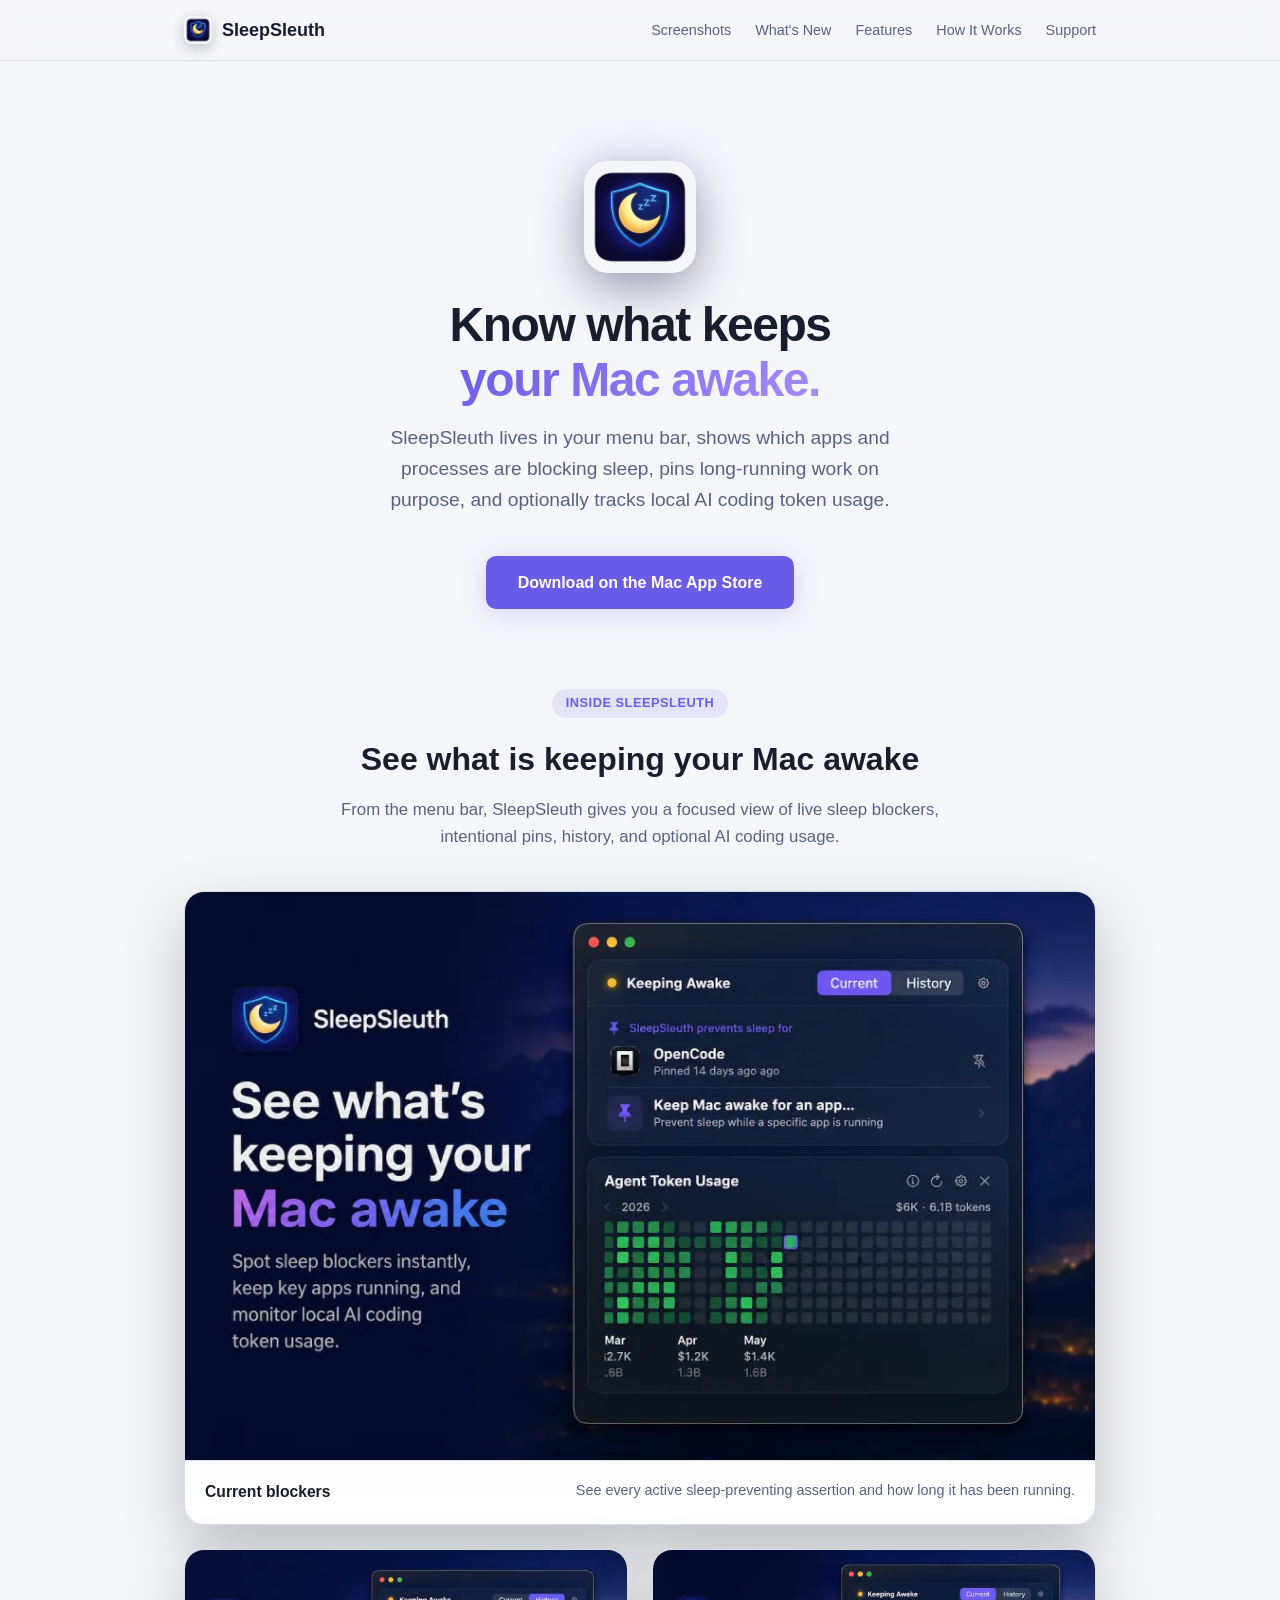
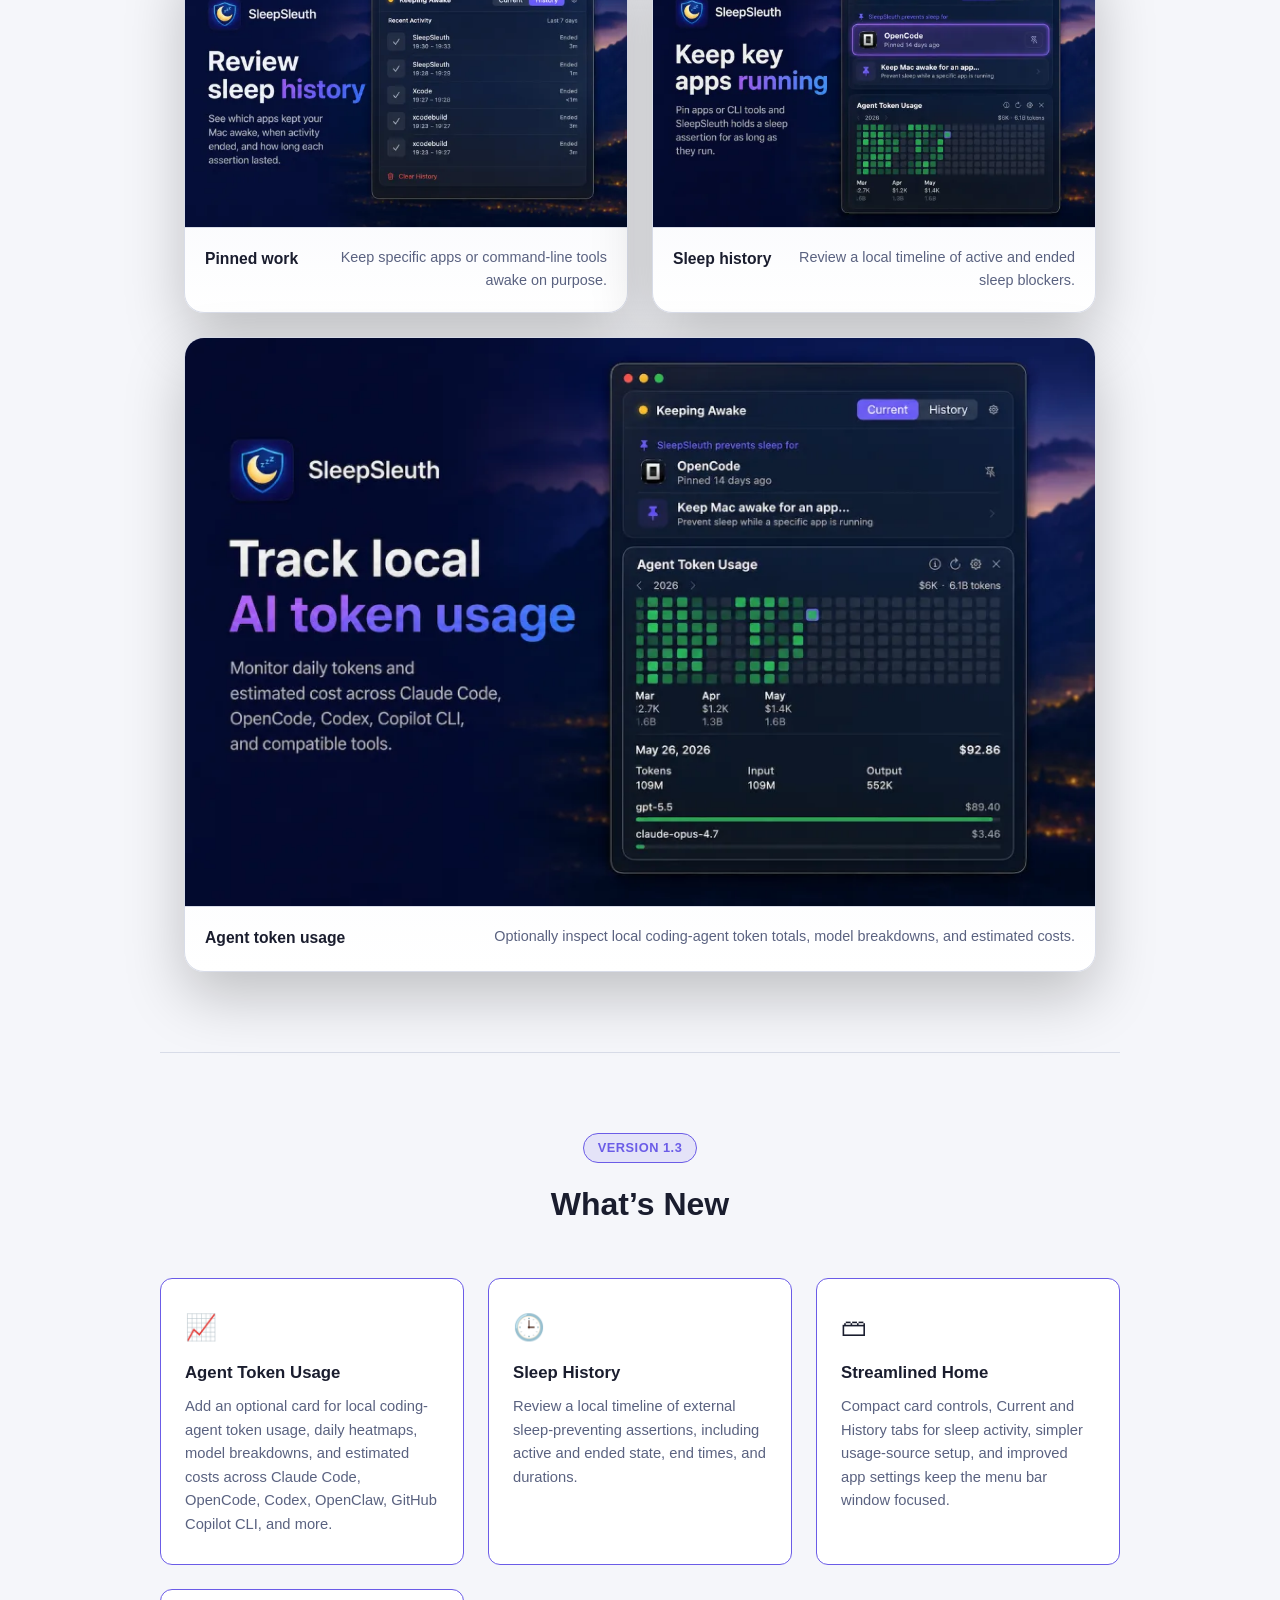
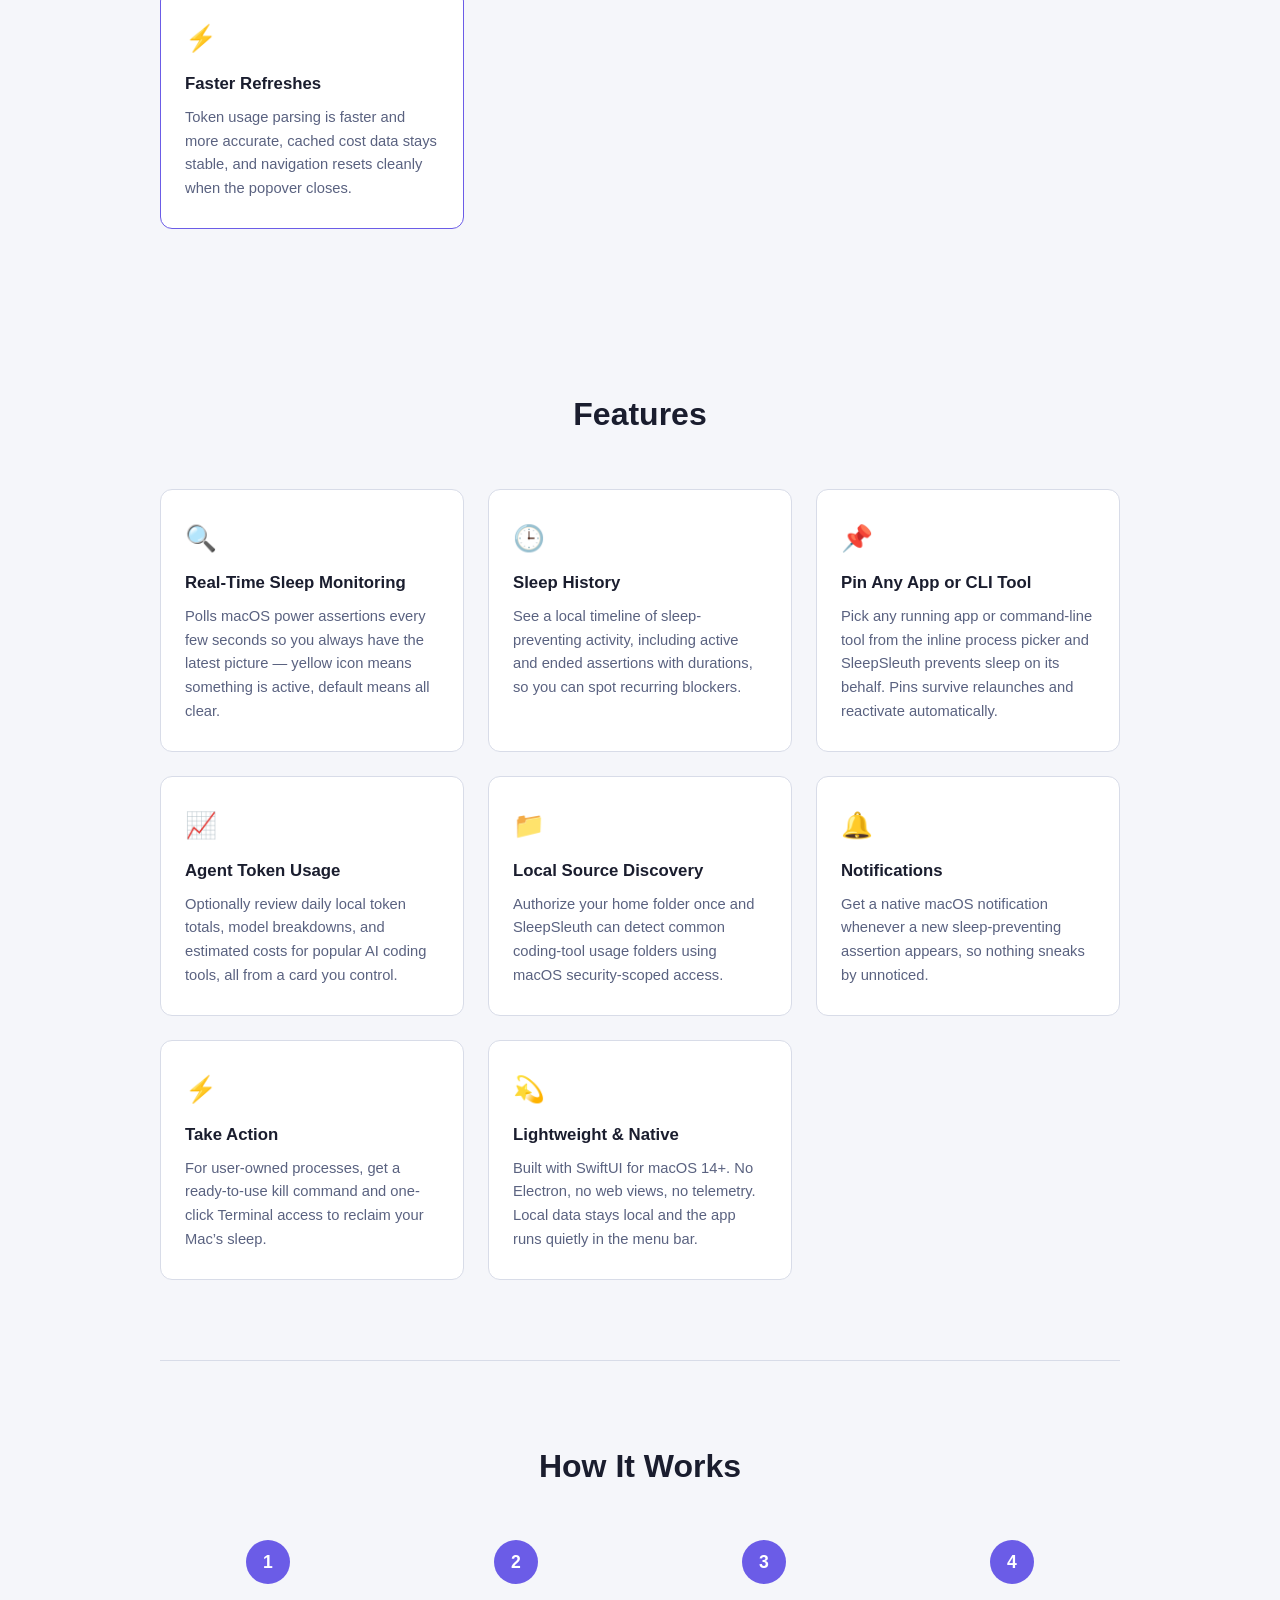
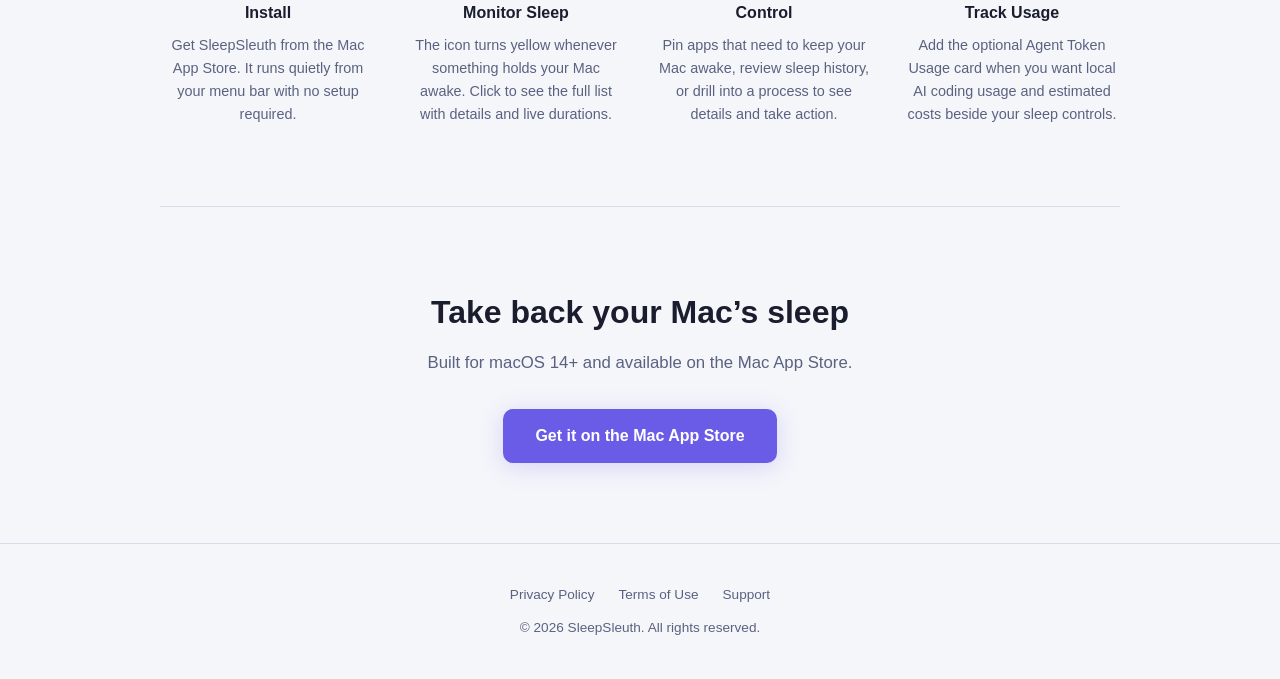
<file: index.html>
<!DOCTYPE html>
<html lang="en">
<head>
  <meta charset="UTF-8" />
  <meta name="viewport" content="width=device-width, initial-scale=1.0" />
  <title>SleepSleuth - Sleep Control and Coding Usage for Mac</title>
  <meta name="description" content="SleepSleuth is a native macOS menu bar utility that shows what keeps your Mac awake, pins apps on purpose, and optionally tracks local AI coding token usage." />

  <!-- Favicon -->
  <link rel="icon" href="assets/app-icon-32.png" type="image/png" sizes="32x32" />
  <link rel="icon" href="assets/app-icon-512.png" type="image/png" sizes="512x512" />
  <link rel="apple-touch-icon" href="assets/app-icon-180.png" />

  <!-- Open Graph -->
  <meta property="og:type" content="website" />
  <meta property="og:url" content="https://sleepsleuth.app/" />
  <meta property="og:title" content="SleepSleuth - Sleep Control and Coding Usage for Mac" />
  <meta property="og:description" content="SleepSleuth shows what keeps your Mac awake, pins apps on purpose, and optionally tracks local AI coding token usage from the menu bar." />
  <meta property="og:image" content="https://sleepsleuth.app/og-image.png" />

  <!-- Twitter Card -->
  <meta name="twitter:card" content="summary_large_image" />
  <meta name="twitter:title" content="SleepSleuth - Sleep Control and Coding Usage for Mac" />
  <meta name="twitter:description" content="SleepSleuth shows what keeps your Mac awake, pins apps on purpose, and optionally tracks local AI coding token usage from the menu bar." />
  <meta name="twitter:image" content="https://sleepsleuth.app/og-image.png" />

  <link rel="stylesheet" href="style.css" />
</head>
<body>

  <!-- Nav -->
  <nav class="nav">
    <div class="container">
      <a href="/" class="nav-brand">
        <img class="nav-icon" src="assets/app-icon-32.png" alt="" width="28" height="28" />
        SleepSleuth
      </a>
      <button class="nav-toggle" aria-label="Toggle navigation" aria-expanded="false" aria-controls="nav-menu">
        <span></span>
        <span></span>
        <span></span>
      </button>
      <ul class="nav-links" id="nav-menu">
        <li><a href="#screenshots">Screenshots</a></li>
        <li><a href="#whats-new">What's New</a></li>
        <li><a href="#features">Features</a></li>
        <li><a href="#how-it-works">How It Works</a></li>
        <li><a href="support.html">Support</a></li>
      </ul>
    </div>
  </nav>

  <!-- Hero -->
  <section class="hero container">
    <img class="hero-icon" src="assets/app-icon-256.png" alt="SleepSleuth app icon" width="112" height="112" />
    <h1>Know what keeps<br /><span>your Mac awake.</span></h1>
    <p>SleepSleuth lives in your menu bar, shows which apps and processes are blocking sleep, pins long-running work on purpose, and optionally tracks local AI coding token usage.</p>
    <div class="hero-buttons">
      <a href="https://apps.apple.com/app/id6759780816" class="btn btn-primary">Download on the Mac App Store</a>
    </div>
  </section>

  <!-- Screenshots -->
  <section class="screenshots container" id="screenshots" aria-labelledby="screenshots-title">
    <div class="section-eyebrow">Inside SleepSleuth</div>
    <h2 id="screenshots-title">See what is keeping your Mac awake</h2>
    <p class="section-intro">From the menu bar, SleepSleuth gives you a focused view of live sleep blockers, intentional pins, history, and optional AI coding usage.</p>
    <div class="screenshots-grid">
      <figure class="screenshot-card screenshot-card-wide">
        <picture>
          <source type="image/webp" srcset="assets/screenshots/sleepsleuth-current-sleep-blockers-640.webp 640w, assets/screenshots/sleepsleuth-current-sleep-blockers-960.webp 960w" sizes="(max-width: 640px) calc(100vw - 48px), 912px" />
          <img src="assets/screenshots/sleepsleuth-current-sleep-blockers.png" alt="SleepSleuth showing current apps preventing sleep on macOS" width="960" height="600" loading="lazy" />
        </picture>
        <figcaption>
          <strong>Current blockers</strong>
          <span>See every active sleep-preventing assertion and how long it has been running.</span>
        </figcaption>
      </figure>
      <figure class="screenshot-card">
        <picture>
          <source type="image/webp" srcset="assets/screenshots/sleepsleuth-pinned-apps-640.webp 640w, assets/screenshots/sleepsleuth-pinned-apps-960.webp 960w" sizes="(max-width: 640px) calc(100vw - 48px), 444px" />
          <img src="assets/screenshots/sleepsleuth-pinned-apps.png" alt="SleepSleuth showing pinned apps that it keeps awake intentionally" width="960" height="600" loading="lazy" />
        </picture>
        <figcaption>
          <strong>Pinned work</strong>
          <span>Keep specific apps or command-line tools awake on purpose.</span>
        </figcaption>
      </figure>
      <figure class="screenshot-card">
        <picture>
          <source type="image/webp" srcset="assets/screenshots/sleepsleuth-sleep-history-640.webp 640w, assets/screenshots/sleepsleuth-sleep-history-960.webp 960w" sizes="(max-width: 640px) calc(100vw - 48px), 444px" />
          <img src="assets/screenshots/sleepsleuth-sleep-history.png" alt="SleepSleuth sleep history timeline with ended and active blockers" width="960" height="600" loading="lazy" />
        </picture>
        <figcaption>
          <strong>Sleep history</strong>
          <span>Review a local timeline of active and ended sleep blockers.</span>
        </figcaption>
      </figure>
      <figure class="screenshot-card screenshot-card-wide">
        <picture>
          <source type="image/webp" srcset="assets/screenshots/sleepsleuth-agent-token-usage-640.webp 640w, assets/screenshots/sleepsleuth-agent-token-usage-960.webp 960w" sizes="(max-width: 640px) calc(100vw - 48px), 912px" />
          <img src="assets/screenshots/sleepsleuth-agent-token-usage.png" alt="SleepSleuth agent token usage dashboard with daily usage and cost estimates" width="960" height="600" loading="lazy" />
        </picture>
        <figcaption>
          <strong>Agent token usage</strong>
          <span>Optionally inspect local coding-agent token totals, model breakdowns, and estimated costs.</span>
        </figcaption>
      </figure>
    </div>
  </section>

  <!-- What's New in 1.3 -->
  <section class="whats-new container" id="whats-new">
    <div class="whats-new-badge">Version 1.3</div>
    <h2>What&rsquo;s New</h2>
    <div class="whats-new-grid">
      <div class="whats-new-card">
        <div class="icon">&#128200;</div>
        <h3>Agent Token Usage</h3>
        <p>Add an optional card for local coding-agent token usage, daily heatmaps, model breakdowns, and estimated costs across Claude Code, OpenCode, Codex, OpenClaw, GitHub Copilot CLI, and more.</p>
      </div>
      <div class="whats-new-card">
        <div class="icon">&#128338;</div>
        <h3>Sleep History</h3>
        <p>Review a local timeline of external sleep-preventing assertions, including active and ended state, end times, and durations.</p>
      </div>
      <div class="whats-new-card">
        <div class="icon">&#128451;</div>
        <h3>Streamlined Home</h3>
        <p>Compact card controls, Current and History tabs for sleep activity, simpler usage-source setup, and improved app settings keep the menu bar window focused.</p>
      </div>
      <div class="whats-new-card">
        <div class="icon">&#9889;</div>
        <h3>Faster Refreshes</h3>
        <p>Token usage parsing is faster and more accurate, cached cost data stays stable, and navigation resets cleanly when the popover closes.</p>
      </div>
    </div>
  </section>

  <!-- Features -->
  <section class="features container" id="features">
    <h2>Features</h2>
    <div class="features-grid">
      <div class="feature-card">
        <div class="icon">&#128269;</div>
        <h3>Real-Time Sleep Monitoring</h3>
        <p>Polls macOS power assertions every few seconds so you always have the latest picture &mdash; yellow icon means something is active, default means all clear.</p>
      </div>
      <div class="feature-card">
        <div class="icon">&#128338;</div>
        <h3>Sleep History</h3>
        <p>See a local timeline of sleep-preventing activity, including active and ended assertions with durations, so you can spot recurring blockers.</p>
      </div>
      <div class="feature-card">
        <div class="icon">&#128204;</div>
        <h3>Pin Any App or CLI Tool</h3>
        <p>Pick any running app or command-line tool from the inline process picker and SleepSleuth prevents sleep on its behalf. Pins survive relaunches and reactivate automatically.</p>
      </div>
      <div class="feature-card">
        <div class="icon">&#128200;</div>
        <h3>Agent Token Usage</h3>
        <p>Optionally review daily local token totals, model breakdowns, and estimated costs for popular AI coding tools, all from a card you control.</p>
      </div>
      <div class="feature-card">
        <div class="icon">&#128193;</div>
        <h3>Local Source Discovery</h3>
        <p>Authorize your home folder once and SleepSleuth can detect common coding-tool usage folders using macOS security-scoped access.</p>
      </div>
      <div class="feature-card">
        <div class="icon">&#128276;</div>
        <h3>Notifications</h3>
        <p>Get a native macOS notification whenever a new sleep-preventing assertion appears, so nothing sneaks by unnoticed.</p>
      </div>
      <div class="feature-card">
        <div class="icon">&#9889;</div>
        <h3>Take Action</h3>
        <p>For user-owned processes, get a ready-to-use kill command and one-click Terminal access to reclaim your Mac&rsquo;s sleep.</p>
      </div>
      <div class="feature-card">
        <div class="icon">&#128171;</div>
        <h3>Lightweight &amp; Native</h3>
        <p>Built with SwiftUI for macOS 14+. No Electron, no web views, no telemetry. Local data stays local and the app runs quietly in the menu bar.</p>
      </div>
    </div>
  </section>

  <!-- How it works -->
  <section class="how container" id="how-it-works">
    <h2>How It Works</h2>
    <div class="steps">
      <div class="step">
        <div class="step-number">1</div>
        <h3>Install</h3>
        <p>Get SleepSleuth from the Mac App Store. It runs quietly from your menu bar with no setup required.</p>
      </div>
      <div class="step">
        <div class="step-number">2</div>
        <h3>Monitor Sleep</h3>
        <p>The icon turns yellow whenever something holds your Mac awake. Click to see the full list with details and live durations.</p>
      </div>
      <div class="step">
        <div class="step-number">3</div>
        <h3>Control</h3>
        <p>Pin apps that need to keep your Mac awake, review sleep history, or drill into a process to see details and take action.</p>
      </div>
      <div class="step">
        <div class="step-number">4</div>
        <h3>Track Usage</h3>
        <p>Add the optional Agent Token Usage card when you want local AI coding usage and estimated costs beside your sleep controls.</p>
      </div>
    </div>
  </section>

  <!-- CTA -->
  <section class="cta container" id="download">
    <h2>Take back your Mac&rsquo;s sleep</h2>
    <p>Built for macOS 14+ and available on the Mac App Store.</p>
    <a href="https://apps.apple.com/app/id6759780816" class="btn btn-primary">Get it on the Mac App Store</a>
  </section>

  <!-- Footer -->
  <footer class="footer">
    <div class="container">
      <div class="footer-links">
        <a href="privacy.html">Privacy Policy</a>
        <a href="terms.html">Terms of Use</a>
        <a href="support.html">Support</a>
      </div>
      <p>&copy; 2026 SleepSleuth. All rights reserved.</p>
    </div>
  </footer>

  <script>
    const toggle = document.querySelector('.nav-toggle');
    const menu = document.getElementById('nav-menu');
    toggle.addEventListener('click', () => {
      const open = toggle.getAttribute('aria-expanded') === 'true';
      toggle.setAttribute('aria-expanded', String(!open));
      menu.classList.toggle('is-open', !open);
    });
    // Close menu when a link is tapped on mobile
    menu.querySelectorAll('a').forEach(link => {
      link.addEventListener('click', () => {
        toggle.setAttribute('aria-expanded', 'false');
        menu.classList.remove('is-open');
      });
    });
  </script>

</body>
</html>
</file>
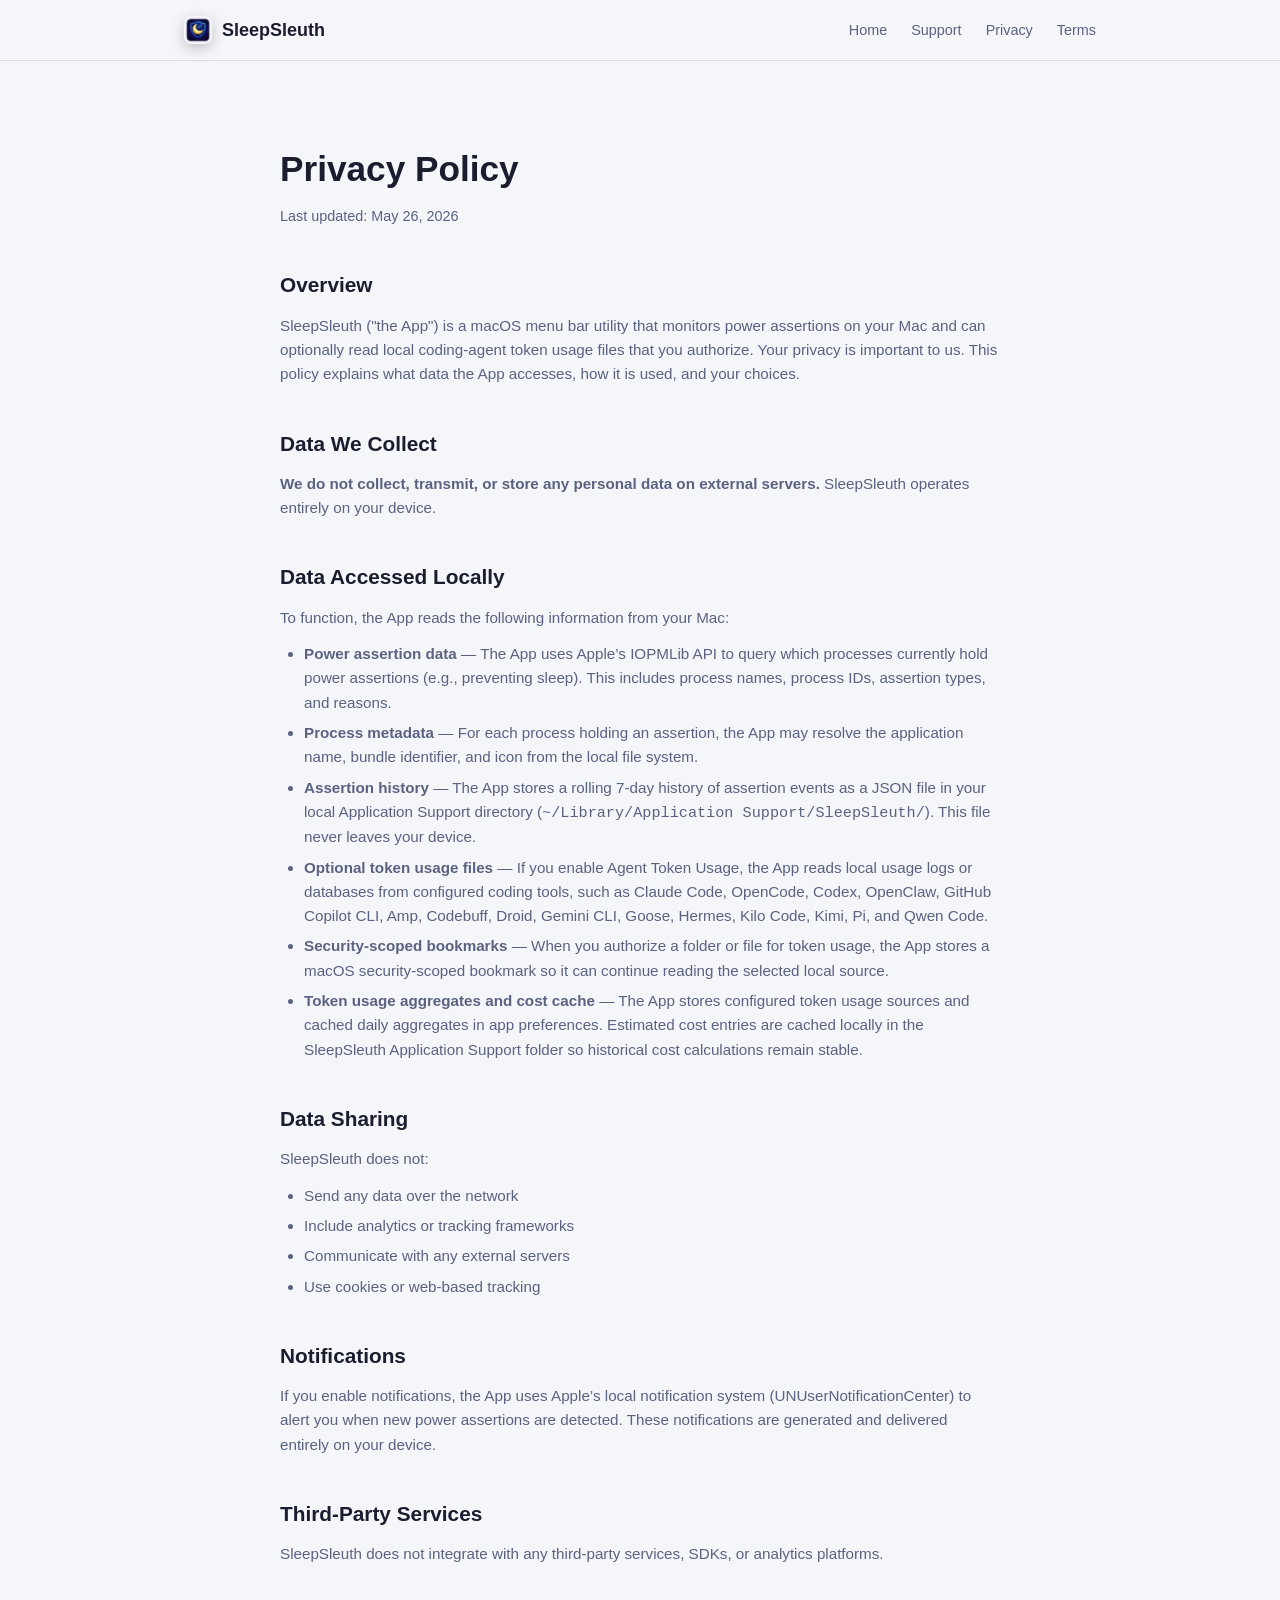
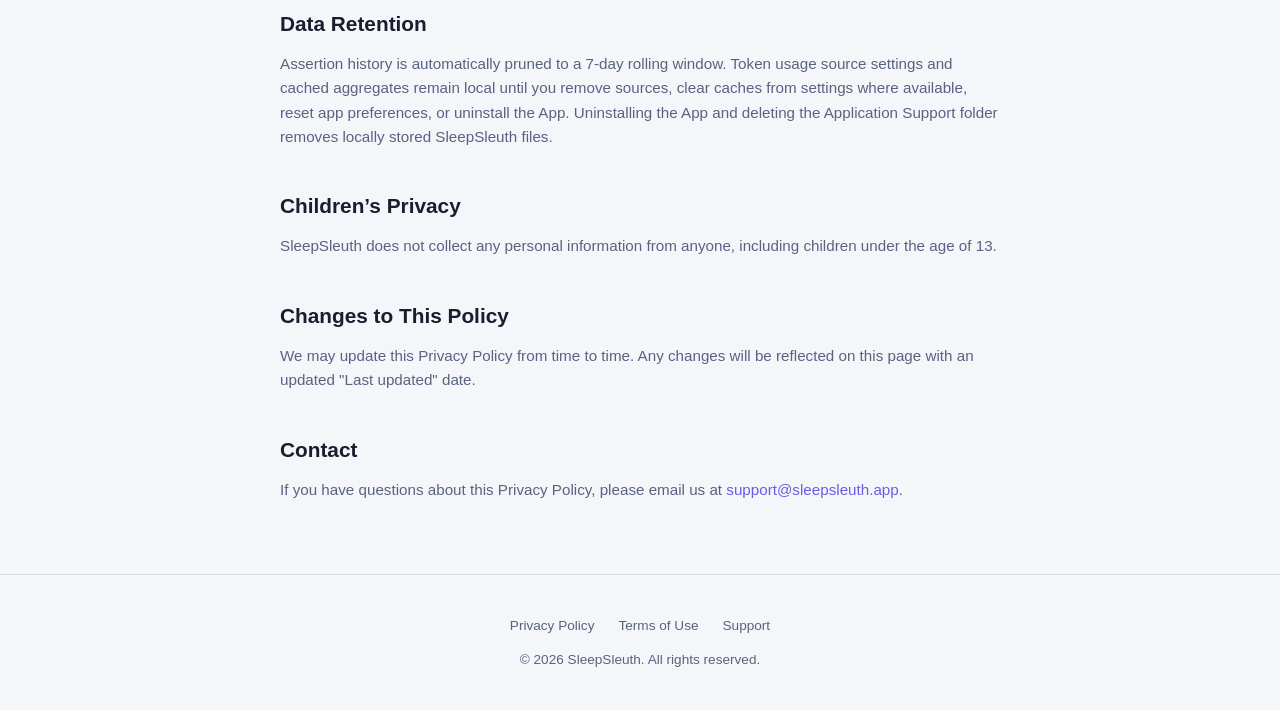
<file: privacy.html>
<!DOCTYPE html>
<html lang="en">
<head>
  <meta charset="UTF-8" />
  <meta name="viewport" content="width=device-width, initial-scale=1.0" />
  <title>Privacy Policy - SleepSleuth</title>
  <meta name="description" content="Privacy Policy for the SleepSleuth macOS application." />

  <!-- Favicon -->
  <link rel="icon" href="assets/app-icon-32.png" type="image/png" sizes="32x32" />
  <link rel="icon" href="assets/app-icon-512.png" type="image/png" sizes="512x512" />
  <link rel="apple-touch-icon" href="assets/app-icon-180.png" />

  <!-- Open Graph -->
  <meta property="og:type" content="website" />
  <meta property="og:url" content="https://sleepsleuth.app/privacy.html" />
  <meta property="og:title" content="Privacy Policy - SleepSleuth" />
  <meta property="og:description" content="Privacy Policy for the SleepSleuth macOS application." />
  <meta property="og:image" content="https://sleepsleuth.app/og-image.png" />

  <!-- Twitter Card -->
  <meta name="twitter:card" content="summary" />
  <meta name="twitter:title" content="Privacy Policy - SleepSleuth" />
  <meta name="twitter:description" content="Privacy Policy for the SleepSleuth macOS application." />

  <link rel="stylesheet" href="style.css" />
</head>
<body>

  <!-- Nav -->
  <nav class="nav">
    <div class="container">
      <a href="/" class="nav-brand">
        <img class="nav-icon" src="assets/app-icon-32.png" alt="" width="28" height="28" />
        SleepSleuth
      </a>
      <ul class="nav-links">
        <li><a href="index.html">Home</a></li>
        <li><a href="support.html">Support</a></li>
        <li><a href="privacy.html">Privacy</a></li>
        <li><a href="terms.html">Terms</a></li>
      </ul>
    </div>
  </nav>

  <!-- Content -->
  <main class="legal container">
    <h1>Privacy Policy</h1>
    <p class="last-updated">Last updated: May 26, 2026</p>

    <h2>Overview</h2>
    <p>SleepSleuth ("the App") is a macOS menu bar utility that monitors power assertions on your Mac and can optionally read local coding-agent token usage files that you authorize. Your privacy is important to us. This policy explains what data the App accesses, how it is used, and your choices.</p>

    <h2>Data We Collect</h2>
    <p><strong>We do not collect, transmit, or store any personal data on external servers.</strong> SleepSleuth operates entirely on your device.</p>

    <h2>Data Accessed Locally</h2>
    <p>To function, the App reads the following information from your Mac:</p>
    <ul>
      <li><strong>Power assertion data</strong> &mdash; The App uses Apple&rsquo;s IOPMLib API to query which processes currently hold power assertions (e.g., preventing sleep). This includes process names, process IDs, assertion types, and reasons.</li>
      <li><strong>Process metadata</strong> &mdash; For each process holding an assertion, the App may resolve the application name, bundle identifier, and icon from the local file system.</li>
      <li><strong>Assertion history</strong> &mdash; The App stores a rolling 7-day history of assertion events as a JSON file in your local Application Support directory (<code>~/Library/Application Support/SleepSleuth/</code>). This file never leaves your device.</li>
      <li><strong>Optional token usage files</strong> &mdash; If you enable Agent Token Usage, the App reads local usage logs or databases from configured coding tools, such as Claude Code, OpenCode, Codex, OpenClaw, GitHub Copilot CLI, Amp, Codebuff, Droid, Gemini CLI, Goose, Hermes, Kilo Code, Kimi, Pi, and Qwen Code.</li>
      <li><strong>Security-scoped bookmarks</strong> &mdash; When you authorize a folder or file for token usage, the App stores a macOS security-scoped bookmark so it can continue reading the selected local source.</li>
      <li><strong>Token usage aggregates and cost cache</strong> &mdash; The App stores configured token usage sources and cached daily aggregates in app preferences. Estimated cost entries are cached locally in the SleepSleuth Application Support folder so historical cost calculations remain stable.</li>
    </ul>

    <h2>Data Sharing</h2>
    <p>SleepSleuth does not:</p>
    <ul>
      <li>Send any data over the network</li>
      <li>Include analytics or tracking frameworks</li>
      <li>Communicate with any external servers</li>
      <li>Use cookies or web-based tracking</li>
    </ul>

    <h2>Notifications</h2>
    <p>If you enable notifications, the App uses Apple&rsquo;s local notification system (UNUserNotificationCenter) to alert you when new power assertions are detected. These notifications are generated and delivered entirely on your device.</p>

    <h2>Third-Party Services</h2>
    <p>SleepSleuth does not integrate with any third-party services, SDKs, or analytics platforms.</p>

    <h2>Data Retention</h2>
    <p>Assertion history is automatically pruned to a 7-day rolling window. Token usage source settings and cached aggregates remain local until you remove sources, clear caches from settings where available, reset app preferences, or uninstall the App. Uninstalling the App and deleting the Application Support folder removes locally stored SleepSleuth files.</p>

    <h2>Children&rsquo;s Privacy</h2>
    <p>SleepSleuth does not collect any personal information from anyone, including children under the age of 13.</p>

    <h2>Changes to This Policy</h2>
    <p>We may update this Privacy Policy from time to time. Any changes will be reflected on this page with an updated "Last updated" date.</p>

    <h2>Contact</h2>
    <p>If you have questions about this Privacy Policy, please email us at <a href="mailto:support@sleepsleuth.app">support@sleepsleuth.app</a>.</p>
  </main>

  <!-- Footer -->
  <footer class="footer">
    <div class="container">
      <div class="footer-links">
        <a href="privacy.html">Privacy Policy</a>
        <a href="terms.html">Terms of Use</a>
        <a href="support.html">Support</a>
      </div>
      <p>&copy; 2026 SleepSleuth. All rights reserved.</p>
    </div>
  </footer>

</body>
</html>
</file>
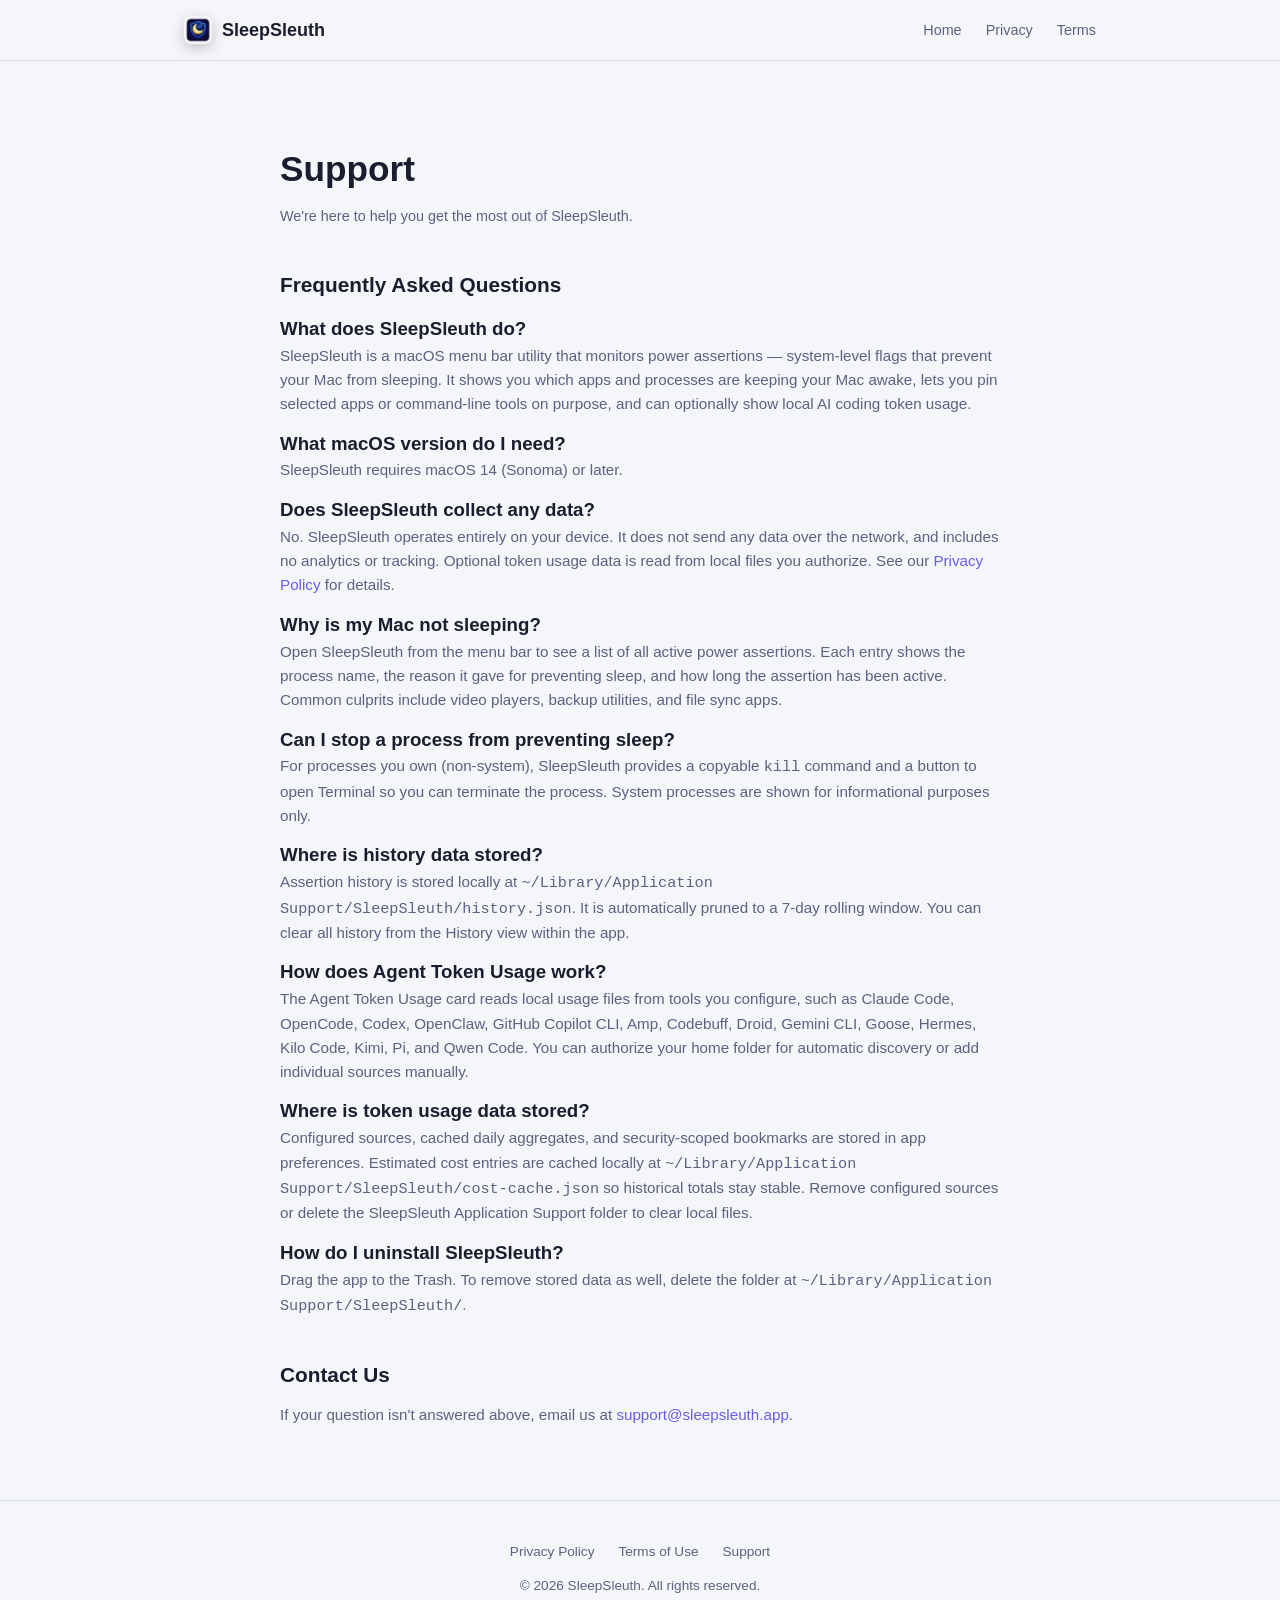
<file: support.html>
<!DOCTYPE html>
<html lang="en">
<head>
  <meta charset="UTF-8" />
  <meta name="viewport" content="width=device-width, initial-scale=1.0" />
  <title>Support - SleepSleuth</title>
  <meta name="description" content="Get help with SleepSleuth, the macOS menu bar utility for sleep-preventing processes and optional local coding-agent usage." />

  <!-- Favicon -->
  <link rel="icon" href="assets/app-icon-32.png" type="image/png" sizes="32x32" />
  <link rel="icon" href="assets/app-icon-512.png" type="image/png" sizes="512x512" />
  <link rel="apple-touch-icon" href="assets/app-icon-180.png" />

  <!-- Open Graph -->
  <meta property="og:type" content="website" />
  <meta property="og:url" content="https://sleepsleuth.app/support.html" />
  <meta property="og:title" content="Support - SleepSleuth" />
  <meta property="og:description" content="Get help with SleepSleuth, the macOS menu bar utility for sleep-preventing processes and optional local coding-agent usage." />
  <meta property="og:image" content="https://sleepsleuth.app/og-image.png" />

  <!-- Twitter Card -->
  <meta name="twitter:card" content="summary" />
  <meta name="twitter:title" content="Support - SleepSleuth" />
  <meta name="twitter:description" content="Get help with SleepSleuth, the macOS menu bar utility for sleep-preventing processes and optional local coding-agent usage." />

  <link rel="stylesheet" href="style.css" />
</head>
<body>

  <!-- Nav -->
  <nav class="nav">
    <div class="container">
      <a href="/" class="nav-brand">
        <img class="nav-icon" src="assets/app-icon-32.png" alt="" width="28" height="28" />
        SleepSleuth
      </a>
      <ul class="nav-links">
        <li><a href="index.html">Home</a></li>
        <li><a href="privacy.html">Privacy</a></li>
        <li><a href="terms.html">Terms</a></li>
      </ul>
    </div>
  </nav>

  <!-- Content -->
  <main class="legal container">
    <h1>Support</h1>
    <p class="last-updated">We're here to help you get the most out of SleepSleuth.</p>

    <h2>Frequently Asked Questions</h2>

    <h3>What does SleepSleuth do?</h3>
    <p>SleepSleuth is a macOS menu bar utility that monitors power assertions &mdash; system-level flags that prevent your Mac from sleeping. It shows you which apps and processes are keeping your Mac awake, lets you pin selected apps or command-line tools on purpose, and can optionally show local AI coding token usage.</p>

    <h3>What macOS version do I need?</h3>
    <p>SleepSleuth requires macOS 14 (Sonoma) or later.</p>

    <h3>Does SleepSleuth collect any data?</h3>
    <p>No. SleepSleuth operates entirely on your device. It does not send any data over the network, and includes no analytics or tracking. Optional token usage data is read from local files you authorize. See our <a href="privacy.html">Privacy Policy</a> for details.</p>

    <h3>Why is my Mac not sleeping?</h3>
    <p>Open SleepSleuth from the menu bar to see a list of all active power assertions. Each entry shows the process name, the reason it gave for preventing sleep, and how long the assertion has been active. Common culprits include video players, backup utilities, and file sync apps.</p>

    <h3>Can I stop a process from preventing sleep?</h3>
    <p>For processes you own (non-system), SleepSleuth provides a copyable <code>kill</code> command and a button to open Terminal so you can terminate the process. System processes are shown for informational purposes only.</p>

    <h3>Where is history data stored?</h3>
    <p>Assertion history is stored locally at <code>~/Library/Application Support/SleepSleuth/history.json</code>. It is automatically pruned to a 7-day rolling window. You can clear all history from the History view within the app.</p>

    <h3>How does Agent Token Usage work?</h3>
    <p>The Agent Token Usage card reads local usage files from tools you configure, such as Claude Code, OpenCode, Codex, OpenClaw, GitHub Copilot CLI, Amp, Codebuff, Droid, Gemini CLI, Goose, Hermes, Kilo Code, Kimi, Pi, and Qwen Code. You can authorize your home folder for automatic discovery or add individual sources manually.</p>

    <h3>Where is token usage data stored?</h3>
    <p>Configured sources, cached daily aggregates, and security-scoped bookmarks are stored in app preferences. Estimated cost entries are cached locally at <code>~/Library/Application Support/SleepSleuth/cost-cache.json</code> so historical totals stay stable. Remove configured sources or delete the SleepSleuth Application Support folder to clear local files.</p>

    <h3>How do I uninstall SleepSleuth?</h3>
    <p>Drag the app to the Trash. To remove stored data as well, delete the folder at <code>~/Library/Application Support/SleepSleuth/</code>.</p>

    <h2>Contact Us</h2>
    <p>If your question isn't answered above, email us at <a href="mailto:support@sleepsleuth.app">support@sleepsleuth.app</a>.</p>
  </main>

  <!-- Footer -->
  <footer class="footer">
    <div class="container">
      <div class="footer-links">
        <a href="privacy.html">Privacy Policy</a>
        <a href="terms.html">Terms of Use</a>
        <a href="support.html">Support</a>
      </div>
      <p>&copy; 2026 SleepSleuth. All rights reserved.</p>
    </div>
  </footer>

</body>
</html>
</file>
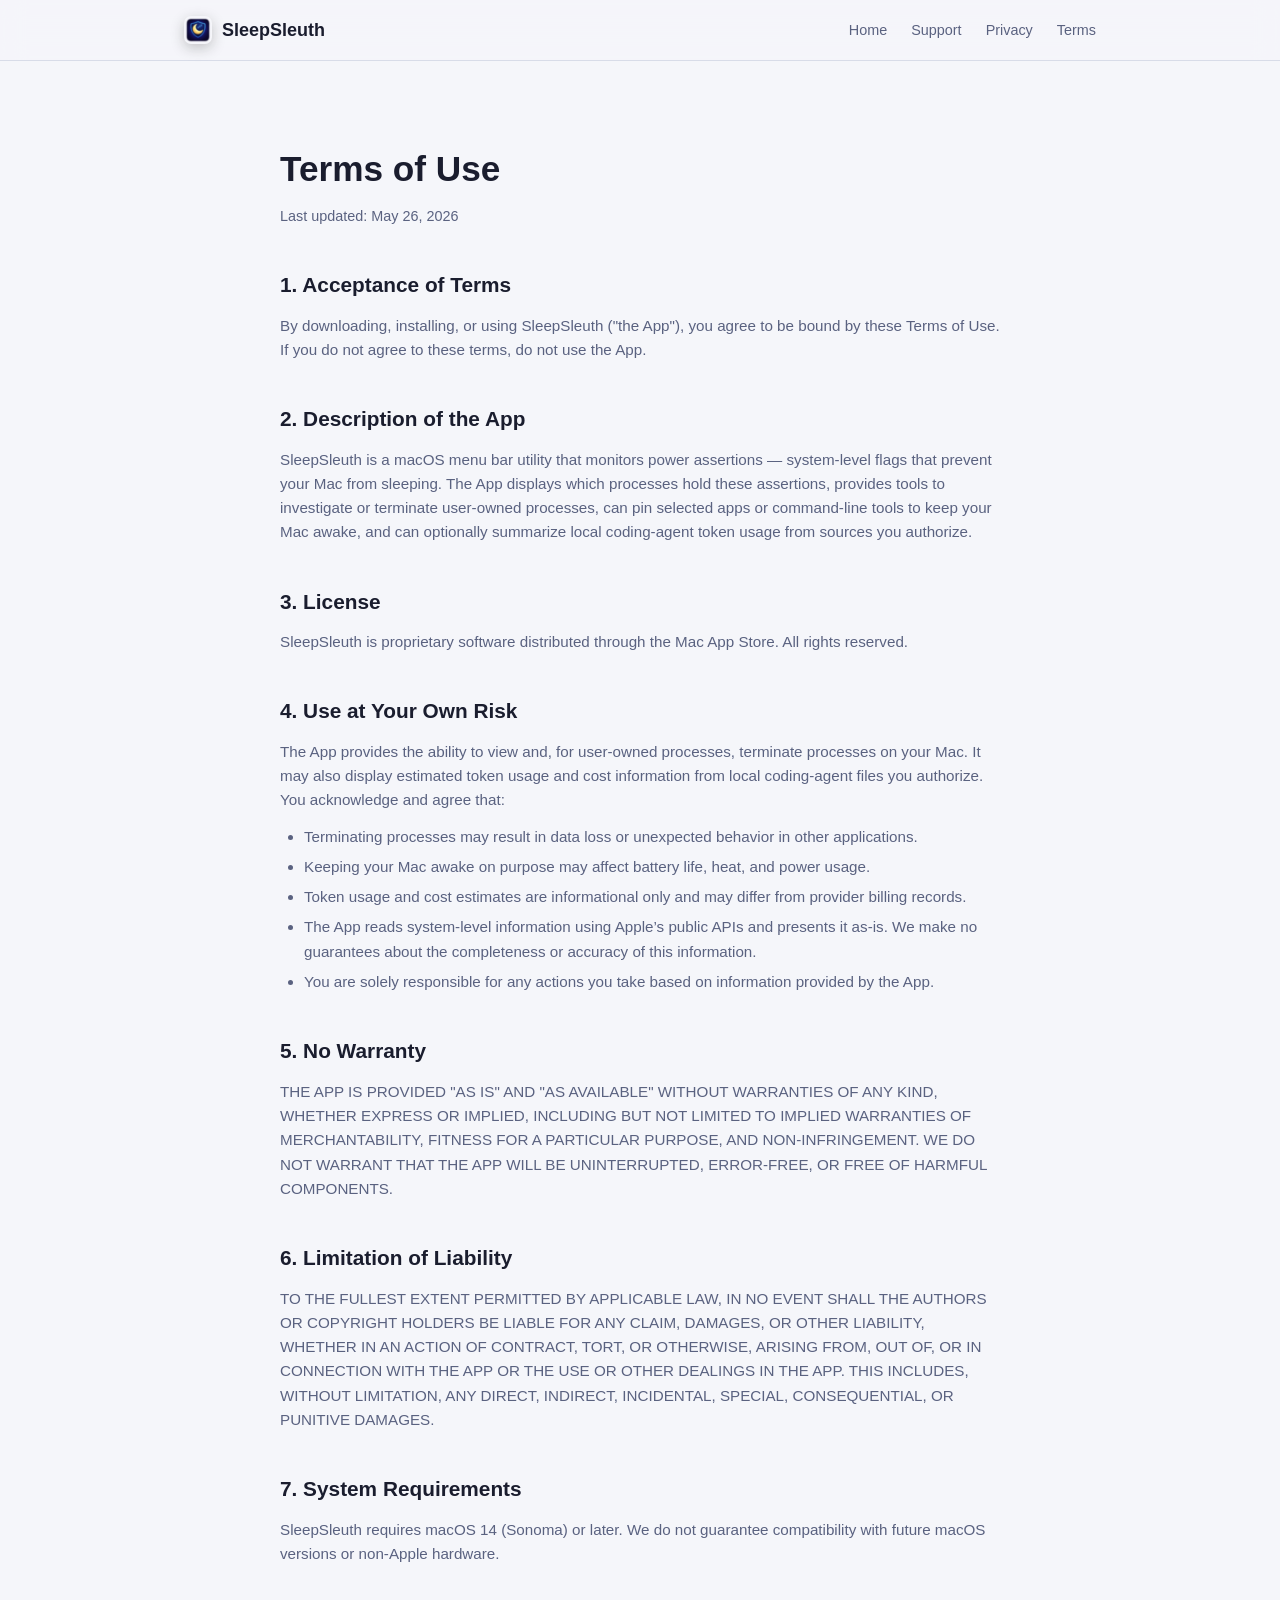
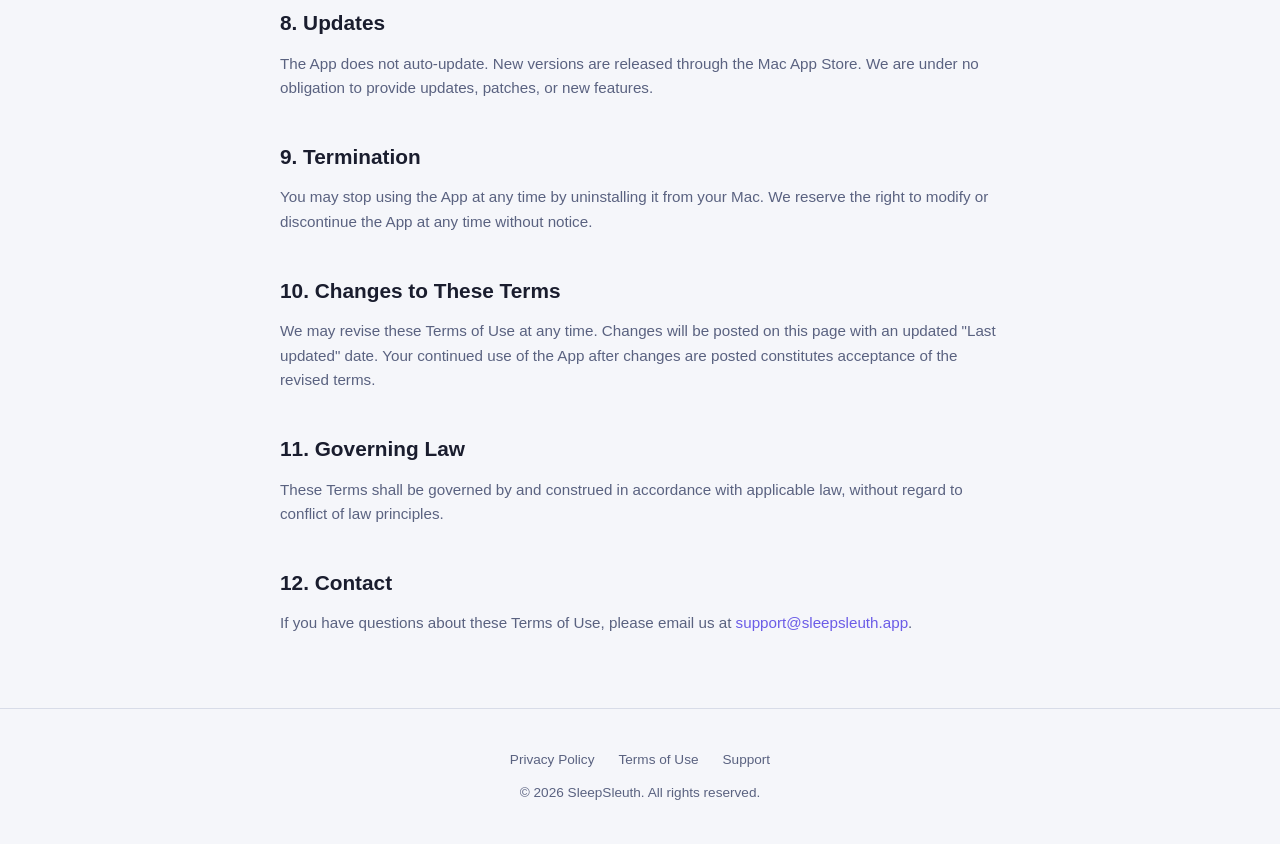
<file: terms.html>
<!DOCTYPE html>
<html lang="en">
<head>
  <meta charset="UTF-8" />
  <meta name="viewport" content="width=device-width, initial-scale=1.0" />
  <title>Terms of Use - SleepSleuth</title>
  <meta name="description" content="Terms of Use for the SleepSleuth macOS application." />

  <!-- Favicon -->
  <link rel="icon" href="assets/app-icon-32.png" type="image/png" sizes="32x32" />
  <link rel="icon" href="assets/app-icon-512.png" type="image/png" sizes="512x512" />
  <link rel="apple-touch-icon" href="assets/app-icon-180.png" />

  <!-- Open Graph -->
  <meta property="og:type" content="website" />
  <meta property="og:url" content="https://sleepsleuth.app/terms.html" />
  <meta property="og:title" content="Terms of Use - SleepSleuth" />
  <meta property="og:description" content="Terms of Use for the SleepSleuth macOS application." />
  <meta property="og:image" content="https://sleepsleuth.app/og-image.png" />

  <!-- Twitter Card -->
  <meta name="twitter:card" content="summary" />
  <meta name="twitter:title" content="Terms of Use - SleepSleuth" />
  <meta name="twitter:description" content="Terms of Use for the SleepSleuth macOS application." />

  <link rel="stylesheet" href="style.css" />
</head>
<body>

  <!-- Nav -->
  <nav class="nav">
    <div class="container">
      <a href="/" class="nav-brand">
        <img class="nav-icon" src="assets/app-icon-32.png" alt="" width="28" height="28" />
        SleepSleuth
      </a>
      <ul class="nav-links">
        <li><a href="index.html">Home</a></li>
        <li><a href="support.html">Support</a></li>
        <li><a href="privacy.html">Privacy</a></li>
        <li><a href="terms.html">Terms</a></li>
      </ul>
    </div>
  </nav>

  <!-- Content -->
  <main class="legal container">
    <h1>Terms of Use</h1>
    <p class="last-updated">Last updated: May 26, 2026</p>

    <h2>1. Acceptance of Terms</h2>
    <p>By downloading, installing, or using SleepSleuth ("the App"), you agree to be bound by these Terms of Use. If you do not agree to these terms, do not use the App.</p>

    <h2>2. Description of the App</h2>
    <p>SleepSleuth is a macOS menu bar utility that monitors power assertions &mdash; system-level flags that prevent your Mac from sleeping. The App displays which processes hold these assertions, provides tools to investigate or terminate user-owned processes, can pin selected apps or command-line tools to keep your Mac awake, and can optionally summarize local coding-agent token usage from sources you authorize.</p>

    <h2>3. License</h2>
    <p>SleepSleuth is proprietary software distributed through the Mac App Store. All rights reserved.</p>

    <h2>4. Use at Your Own Risk</h2>
    <p>The App provides the ability to view and, for user-owned processes, terminate processes on your Mac. It may also display estimated token usage and cost information from local coding-agent files you authorize. You acknowledge and agree that:</p>
    <ul>
      <li>Terminating processes may result in data loss or unexpected behavior in other applications.</li>
      <li>Keeping your Mac awake on purpose may affect battery life, heat, and power usage.</li>
      <li>Token usage and cost estimates are informational only and may differ from provider billing records.</li>
      <li>The App reads system-level information using Apple&rsquo;s public APIs and presents it as-is. We make no guarantees about the completeness or accuracy of this information.</li>
      <li>You are solely responsible for any actions you take based on information provided by the App.</li>
    </ul>

    <h2>5. No Warranty</h2>
    <p>THE APP IS PROVIDED "AS IS" AND "AS AVAILABLE" WITHOUT WARRANTIES OF ANY KIND, WHETHER EXPRESS OR IMPLIED, INCLUDING BUT NOT LIMITED TO IMPLIED WARRANTIES OF MERCHANTABILITY, FITNESS FOR A PARTICULAR PURPOSE, AND NON-INFRINGEMENT. WE DO NOT WARRANT THAT THE APP WILL BE UNINTERRUPTED, ERROR-FREE, OR FREE OF HARMFUL COMPONENTS.</p>

    <h2>6. Limitation of Liability</h2>
    <p>TO THE FULLEST EXTENT PERMITTED BY APPLICABLE LAW, IN NO EVENT SHALL THE AUTHORS OR COPYRIGHT HOLDERS BE LIABLE FOR ANY CLAIM, DAMAGES, OR OTHER LIABILITY, WHETHER IN AN ACTION OF CONTRACT, TORT, OR OTHERWISE, ARISING FROM, OUT OF, OR IN CONNECTION WITH THE APP OR THE USE OR OTHER DEALINGS IN THE APP. THIS INCLUDES, WITHOUT LIMITATION, ANY DIRECT, INDIRECT, INCIDENTAL, SPECIAL, CONSEQUENTIAL, OR PUNITIVE DAMAGES.</p>

    <h2>7. System Requirements</h2>
    <p>SleepSleuth requires macOS 14 (Sonoma) or later. We do not guarantee compatibility with future macOS versions or non-Apple hardware.</p>

    <h2>8. Updates</h2>
    <p>The App does not auto-update. New versions are released through the Mac App Store. We are under no obligation to provide updates, patches, or new features.</p>

    <h2>9. Termination</h2>
    <p>You may stop using the App at any time by uninstalling it from your Mac. We reserve the right to modify or discontinue the App at any time without notice.</p>

    <h2>10. Changes to These Terms</h2>
    <p>We may revise these Terms of Use at any time. Changes will be posted on this page with an updated "Last updated" date. Your continued use of the App after changes are posted constitutes acceptance of the revised terms.</p>

    <h2>11. Governing Law</h2>
    <p>These Terms shall be governed by and construed in accordance with applicable law, without regard to conflict of law principles.</p>

    <h2>12. Contact</h2>
    <p>If you have questions about these Terms of Use, please email us at <a href="mailto:support@sleepsleuth.app">support@sleepsleuth.app</a>.</p>
  </main>

  <!-- Footer -->
  <footer class="footer">
    <div class="container">
      <div class="footer-links">
        <a href="privacy.html">Privacy Policy</a>
        <a href="terms.html">Terms of Use</a>
        <a href="support.html">Support</a>
      </div>
      <p>&copy; 2026 SleepSleuth. All rights reserved.</p>
    </div>
  </footer>

</body>
</html>
</file>
<file: style.css>
/* ── Reset & Base ─────────────────────────────────────────── */
*,
*::before,
*::after {
  margin: 0;
  padding: 0;
  box-sizing: border-box;
}

:root {
  --bg: #0b0e17;
  --bg-card: #131825;
  --bg-card-hover: #1a2035;
  --bg-nav: rgba(11, 14, 23, 0.85);
  --border: #1e2640;
  --text: #e4e8f1;
  --text-muted: #8892a8;
  --accent: #8b7df2;
  --accent-light: rgba(139, 125, 242, 0.15);
  --text-on-accent: #ffffff;
  --accent-glow: rgba(139, 125, 242, 0.25);
  --radius: 12px;
  --max-w: 960px;
}

/* ── Light mode overrides ─────────────────────────────────── */
@media (prefers-color-scheme: light) {
  :root {
    --bg: #f5f6fa;
    --bg-card: #ffffff;
    --bg-card-hover: #eef0f8;
    --bg-nav: rgba(245, 246, 250, 0.90);
    --border: #d8dce8;
    --text: #1a1d2e;
    --text-muted: #5a6280;
    --accent: #6b5ce7;
    --accent-light: rgba(107, 92, 231, 0.12);
    --text-on-accent: #ffffff;
    --accent-glow: rgba(107, 92, 231, 0.22);
  }
}

html {
  font-size: 16px;
  scroll-behavior: smooth;
}

body {
  font-family: -apple-system, BlinkMacSystemFont, "SF Pro Text", "Segoe UI",
    Roboto, Helvetica, Arial, sans-serif;
  background: var(--bg);
  color: var(--text);
  line-height: 1.6;
  -webkit-font-smoothing: antialiased;
}

a {
  color: var(--accent);
  text-decoration: none;
}
a:hover {
  text-decoration: underline;
}

img {
  max-width: 100%;
  display: block;
}

/* ── Layout ──────────────────────────────────────────────── */
.container {
  max-width: var(--max-w);
  margin: 0 auto;
  padding: 0 24px;
}

/* ── Nav ─────────────────────────────────────────────────── */
.nav {
  position: sticky;
  top: 0;
  z-index: 100;
  background: var(--bg-nav);
  backdrop-filter: blur(12px);
  -webkit-backdrop-filter: blur(12px);
  border-bottom: 1px solid var(--border);
}

.nav .container {
  display: flex;
  align-items: center;
  justify-content: space-between;
  height: 60px;
}

.nav-brand {
  display: flex;
  align-items: center;
  gap: 10px;
  font-weight: 700;
  font-size: 1.125rem;
  color: var(--text);
  text-decoration: none;
}

.nav-brand:hover {
  text-decoration: none;
}

.nav-icon {
  width: 28px;
  height: 28px;
  border-radius: 7px;
  box-shadow: 0 4px 14px rgba(0, 0, 0, 0.22);
}

.nav-links {
  display: flex;
  gap: 24px;
  list-style: none;
}

.nav-links a {
  color: var(--text-muted);
  font-size: 0.9rem;
  transition: color 0.2s;
}

.nav-links a:hover {
  color: var(--text);
  text-decoration: none;
}

/* ── Hamburger toggle (mobile only) ─────────────────────── */
.nav-toggle {
  display: none;
  flex-direction: column;
  justify-content: center;
  gap: 5px;
  background: none;
  border: none;
  cursor: pointer;
  padding: 4px;
  width: 32px;
  height: 32px;
}

.nav-toggle span {
  display: block;
  height: 2px;
  width: 22px;
  background: var(--text);
  border-radius: 2px;
  transition: transform 0.2s, opacity 0.2s;
}

/* Animate to X when open */
.nav-toggle[aria-expanded="true"] span:nth-child(1) {
  transform: translateY(7px) rotate(45deg);
}
.nav-toggle[aria-expanded="true"] span:nth-child(2) {
  opacity: 0;
}
.nav-toggle[aria-expanded="true"] span:nth-child(3) {
  transform: translateY(-7px) rotate(-45deg);
}

/* ── Hero ────────────────────────────────────────────────── */
.hero {
  text-align: center;
  padding: 100px 0 80px;
}

.hero-icon {
  width: 112px;
  height: 112px;
  margin: 0 auto 24px;
  border-radius: 24px;
  box-shadow: 0 18px 48px rgba(0, 0, 0, 0.28), 0 0 40px var(--accent-glow);
}

.hero h1 {
  font-size: 3rem;
  font-weight: 800;
  letter-spacing: -0.03em;
  line-height: 1.15;
  margin-bottom: 16px;
}

.hero h1 span {
  background: linear-gradient(135deg, var(--accent), #a78bfa);
  -webkit-background-clip: text;
  -webkit-text-fill-color: transparent;
  background-clip: text;
}

.hero p {
  font-size: 1.2rem;
  color: var(--text-muted);
  max-width: 540px;
  margin: 0 auto 40px;
}

.btn {
  display: inline-flex;
  align-items: center;
  gap: 8px;
  padding: 14px 32px;
  border-radius: 10px;
  font-size: 1rem;
  font-weight: 600;
  border: none;
  cursor: pointer;
  transition: transform 0.15s, box-shadow 0.2s;
}

.btn-primary {
  background: var(--accent);
  color: var(--text-on-accent);
  box-shadow: 0 4px 24px var(--accent-glow);
}

.btn-primary:hover {
  transform: translateY(-2px);
  box-shadow: 0 8px 32px var(--accent-glow);
  text-decoration: none;
  color: var(--text-on-accent);
}

.btn-secondary {
  background: var(--bg-card);
  color: var(--text);
  border: 1px solid var(--border);
}

.btn-secondary:hover {
  background: var(--bg-card-hover);
  text-decoration: none;
}

.hero-buttons {
  display: flex;
  gap: 16px;
  justify-content: center;
  flex-wrap: wrap;
}

/* ── Screenshots ─────────────────────────────────────────── */
.screenshots {
  padding: 0 24px 80px;
  text-align: center;
}

.section-eyebrow {
  display: inline-block;
  background: var(--accent-light);
  color: var(--accent);
  border-radius: 20px;
  padding: 4px 14px;
  font-size: 0.8rem;
  font-weight: 600;
  letter-spacing: 0.04em;
  text-transform: uppercase;
  margin-bottom: 16px;
}

.screenshots h2 {
  font-size: 2rem;
  font-weight: 700;
  margin-bottom: 12px;
}

.section-intro {
  color: var(--text-muted);
  max-width: 640px;
  margin: 0 auto 40px;
  font-size: 1.05rem;
}

.screenshots-grid {
  display: grid;
  grid-template-columns: repeat(2, minmax(0, 1fr));
  gap: 24px;
  text-align: left;
}

.screenshot-card {
  overflow: hidden;
  background: linear-gradient(180deg, var(--bg-card-hover), var(--bg-card));
  border: 1px solid var(--border);
  border-radius: calc(var(--radius) + 8px);
  box-shadow: 0 24px 60px rgba(0, 0, 0, 0.22);
}

.screenshot-card-wide {
  grid-column: span 2;
}

.screenshot-card picture {
  display: block;
}

.screenshot-card img {
  width: 100%;
  height: auto;
  background: var(--bg-card);
  border-bottom: 1px solid var(--border);
}

.screenshot-card figcaption {
  display: flex;
  align-items: flex-start;
  justify-content: space-between;
  gap: 20px;
  padding: 18px 20px 20px;
}

.screenshot-card strong {
  flex: 0 0 auto;
  color: var(--text);
  font-size: 0.98rem;
}

.screenshot-card span {
  color: var(--text-muted);
  font-size: 0.9rem;
  text-align: right;
}

/* ── What's New ──────────────────────────────────────────── */
.whats-new {
  padding: 80px 0;
  border-top: 1px solid var(--border);
  text-align: center;
}

.whats-new-badge {
  display: inline-block;
  background: var(--accent-light);
  color: var(--accent);
  border: 1px solid var(--accent);
  border-radius: 20px;
  padding: 4px 14px;
  font-size: 0.8rem;
  font-weight: 600;
  letter-spacing: 0.04em;
  text-transform: uppercase;
  margin-bottom: 16px;
}

.whats-new h2 {
  font-size: 2rem;
  font-weight: 700;
  margin-bottom: 48px;
}

.whats-new-grid {
  display: grid;
  grid-template-columns: repeat(auto-fit, minmax(260px, 1fr));
  gap: 24px;
  text-align: left;
}

.whats-new-card {
  background: var(--bg-card);
  border: 1px solid var(--accent);
  border-radius: var(--radius);
  padding: 28px 24px;
  transition: background 0.2s;
}

.whats-new-card:hover {
  background: var(--bg-card-hover);
}

.whats-new-card .icon {
  font-size: 1.6rem;
  margin-bottom: 12px;
}

.whats-new-card h3 {
  font-size: 1.05rem;
  font-weight: 600;
  margin-bottom: 8px;
}

.whats-new-card p {
  color: var(--text-muted);
  font-size: 0.92rem;
}

.whats-new-card code {
  font-family: "SF Mono", "Menlo", "Monaco", monospace;
  font-size: 0.85em;
  background: var(--accent-light);
  color: var(--accent);
  border-radius: 4px;
  padding: 1px 5px;
}

/* ── Features ────────────────────────────────────────────── */
.features {
  padding: 80px 0;
}

.features h2 {
  text-align: center;
  font-size: 2rem;
  font-weight: 700;
  margin-bottom: 48px;
}

.features-grid {
  display: grid;
  grid-template-columns: repeat(auto-fit, minmax(260px, 1fr));
  gap: 24px;
}

.feature-card {
  background: var(--bg-card);
  border: 1px solid var(--border);
  border-radius: var(--radius);
  padding: 28px 24px;
  transition: background 0.2s, border-color 0.2s;
}

.feature-card:hover {
  background: var(--bg-card-hover);
  border-color: var(--accent);
}

.feature-card .icon {
  font-size: 1.6rem;
  margin-bottom: 12px;
}

.feature-card h3 {
  font-size: 1.05rem;
  font-weight: 600;
  margin-bottom: 8px;
}

.feature-card p {
  color: var(--text-muted);
  font-size: 0.92rem;
}

/* ── How it works ────────────────────────────────────────── */
.how {
  padding: 80px 0;
  border-top: 1px solid var(--border);
}

.how h2 {
  text-align: center;
  font-size: 2rem;
  font-weight: 700;
  margin-bottom: 48px;
}

.steps {
  display: flex;
  gap: 32px;
  flex-wrap: wrap;
  justify-content: center;
}

.step {
  flex: 1 1 200px;
  max-width: 260px;
  text-align: center;
}

.step-number {
  display: inline-flex;
  align-items: center;
  justify-content: center;
  width: 44px;
  height: 44px;
  border-radius: 50%;
  background: var(--accent);
  color: #fff;
  font-weight: 700;
  font-size: 1.1rem;
  margin-bottom: 16px;
}

.step h3 {
  font-size: 1rem;
  margin-bottom: 8px;
}

.step p {
  color: var(--text-muted);
  font-size: 0.9rem;
}

/* ── CTA ─────────────────────────────────────────────────── */
.cta {
  padding: 80px 0;
  text-align: center;
  border-top: 1px solid var(--border);
}

.cta h2 {
  font-size: 2rem;
  font-weight: 700;
  margin-bottom: 12px;
}

.cta p {
  color: var(--text-muted);
  margin-bottom: 32px;
  font-size: 1.05rem;
}

/* ── Footer ──────────────────────────────────────────────── */
.footer {
  padding: 40px 0;
  border-top: 1px solid var(--border);
  text-align: center;
  color: var(--text-muted);
  font-size: 0.85rem;
}

.footer-links {
  display: flex;
  gap: 24px;
  justify-content: center;
  margin-bottom: 12px;
}

.footer-links a {
  color: var(--text-muted);
  font-size: 0.85rem;
}

.footer-links a:hover {
  color: var(--text);
}

/* ── Legal pages (Privacy / Terms) ───────────────────────── */
.legal {
  padding: 80px 0 60px;
  max-width: 720px;
  margin: 0 auto;
}

.legal h1 {
  font-size: 2.2rem;
  font-weight: 800;
  margin-bottom: 8px;
}

.legal .last-updated {
  color: var(--text-muted);
  font-size: 0.9rem;
  margin-bottom: 40px;
}

.legal h2 {
  font-size: 1.3rem;
  font-weight: 700;
  margin-top: 40px;
  margin-bottom: 12px;
}

.legal p,
.legal li {
  color: var(--text-muted);
  font-size: 0.95rem;
  margin-bottom: 12px;
}

.legal ul {
  padding-left: 24px;
  margin-bottom: 12px;
}

.legal li {
  margin-bottom: 6px;
}

.legal a {
  color: var(--accent);
}

/* ── Responsive ──────────────────────────────────────────── */
@media (max-width: 640px) {
  .hero h1 {
    font-size: 2rem;
  }

  .hero p {
    font-size: 1.05rem;
  }

  .screenshots {
    padding-bottom: 56px;
  }

  .screenshots h2 {
    font-size: 1.7rem;
  }

  .section-intro {
    font-size: 0.98rem;
  }

  .screenshots-grid {
    grid-template-columns: 1fr;
  }

  .screenshot-card-wide {
    grid-column: auto;
  }

  .screenshot-card figcaption {
    display: block;
  }

  .screenshot-card strong,
  .screenshot-card span {
    display: block;
    text-align: left;
  }

  .screenshot-card span {
    margin-top: 4px;
  }

  .features-grid {
    grid-template-columns: 1fr;
  }

  .steps {
    flex-direction: column;
    align-items: center;
  }

  /* Show hamburger, hide inline nav links */
  .nav-toggle {
    display: flex;
  }

  .nav-links {
    display: none;
    position: absolute;
    top: 60px;
    left: 0;
    right: 0;
    flex-direction: column;
    gap: 0;
    background: var(--bg-nav);
    backdrop-filter: blur(12px);
    -webkit-backdrop-filter: blur(12px);
    border-bottom: 1px solid var(--border);
    padding: 8px 0;
  }

  .nav-links.is-open {
    display: flex;
  }

  .nav-links li {
    list-style: none;
  }

  .nav-links a {
    display: block;
    padding: 12px 24px;
    font-size: 1rem;
  }
}
</file>
